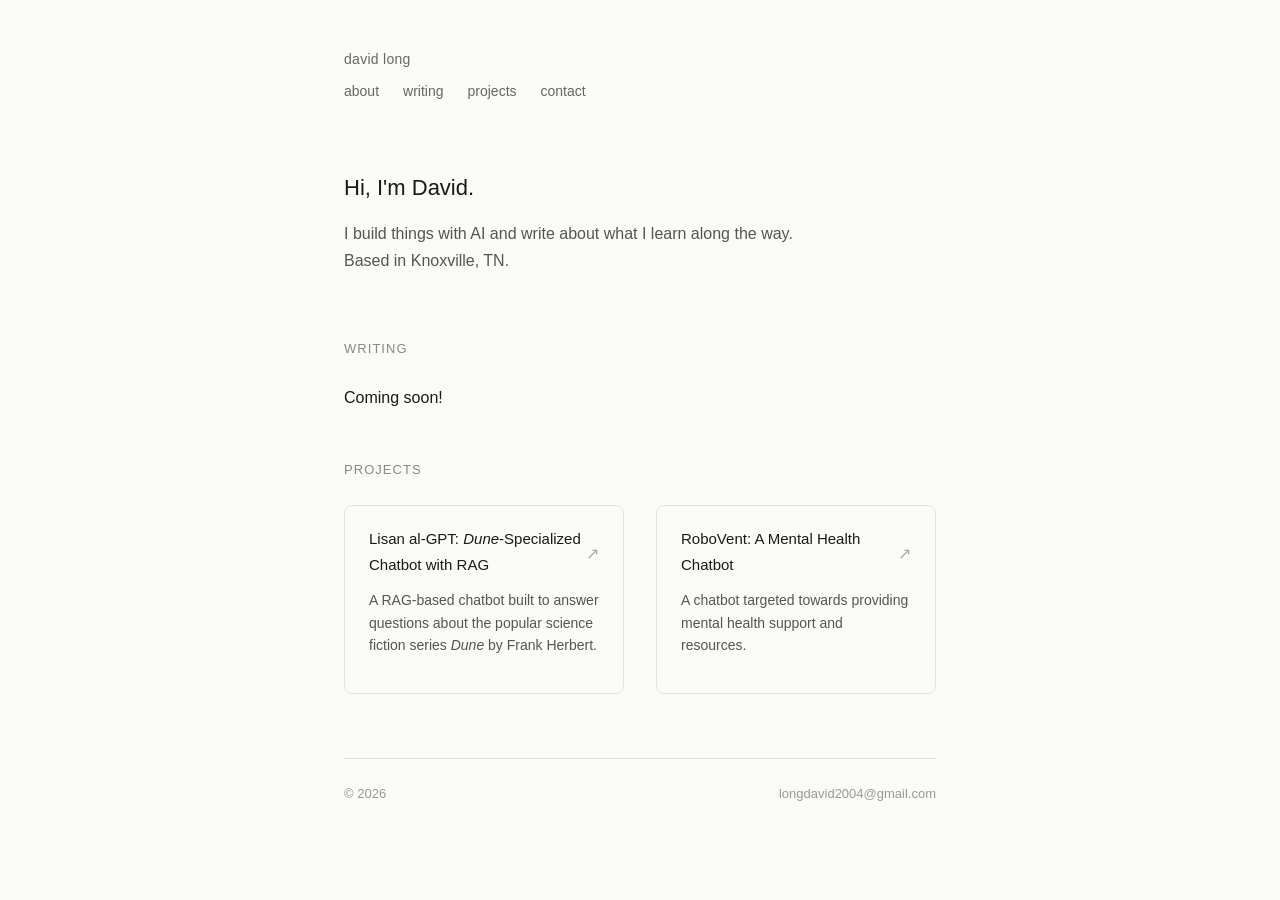
<file: index.html>
<!DOCTYPE html>
<html lang="en">
<head>
  <meta charset="UTF-8">
  <meta name="viewport" content="width=device-width, initial-scale=1.0">
  <title>David Long — Portfolio</title>
  <link rel="stylesheet" href="styles.css">
</head>
<body>

  <!-- Site Header -->
  <header class="site-header">
    <p class="site-name">david long</p>
    <nav class="site-nav">
      <a href="about.html">about</a>
      <a href="writing/writing.html">writing</a>
      <a href="projects/projects.html">projects</a>
      <a href="contact.html">contact</a>
    </nav>
  </header>

  <main>
    <!-- Intro Section -->
    <section id="about" class="intro">
      <h1>Hi, I'm David.</h1>
      <p>I build things with AI and write about what I learn along the way.</p>
      <p>Based in Knoxville, TN.</p>
    </section>

    <!-- Writing Section -->
    <section id="writing">
      <h2>Writing</h2>
      <p>Coming soon!</p>
      <!-- <ul class="post-list">
        <li>
          <a href="#">
            <span class="post-title">title pending...</span>
            <span class="post-date">Apr 2026</span>
          </a>
        </li>
      </ul> -->
    </section>

    <!-- Projects Section -->
    <section id="projects">
      <h2>Projects</h2>
      <div class="project-grid">
        <a href="https://github.com/david-looong/lisan-al-gpt" class="project-card" target="_blank" rel="noopener noreferrer">
          <div class="project-card-header">
            <h3>Lisan al-GPT: <i>Dune</i>-Specialized Chatbot with RAG</h3>
            <span class="project-arrow">↗</span>
          </div>
          <p>A RAG-based chatbot built to answer questions about the popular science fiction series <i>Dune</i> by Frank Herbert.</p>
        </a>
        <a href="https://github.com/david-looong/GenAI-Mental-Health-Chatbot" class="project-card" target="_blank" rel="noopener noreferrer">
          <div class="project-card-header">
            <h3>RoboVent: A Mental Health Chatbot</h3>
            <span class="project-arrow">↗</span>
          </div>
          <p>A chatbot targeted towards providing mental health support and resources.</p>
        </a>
      </div>
    </section>

  </main>

  <!-- Contact Footer -->
  <footer id="contact" class="site-footer">
    <span>&copy; 2026</span>
    <a href="mailto:longdavid2004@gmail.com">longdavid2004@gmail.com</a>
  </footer>

</body>
</html>
</file>
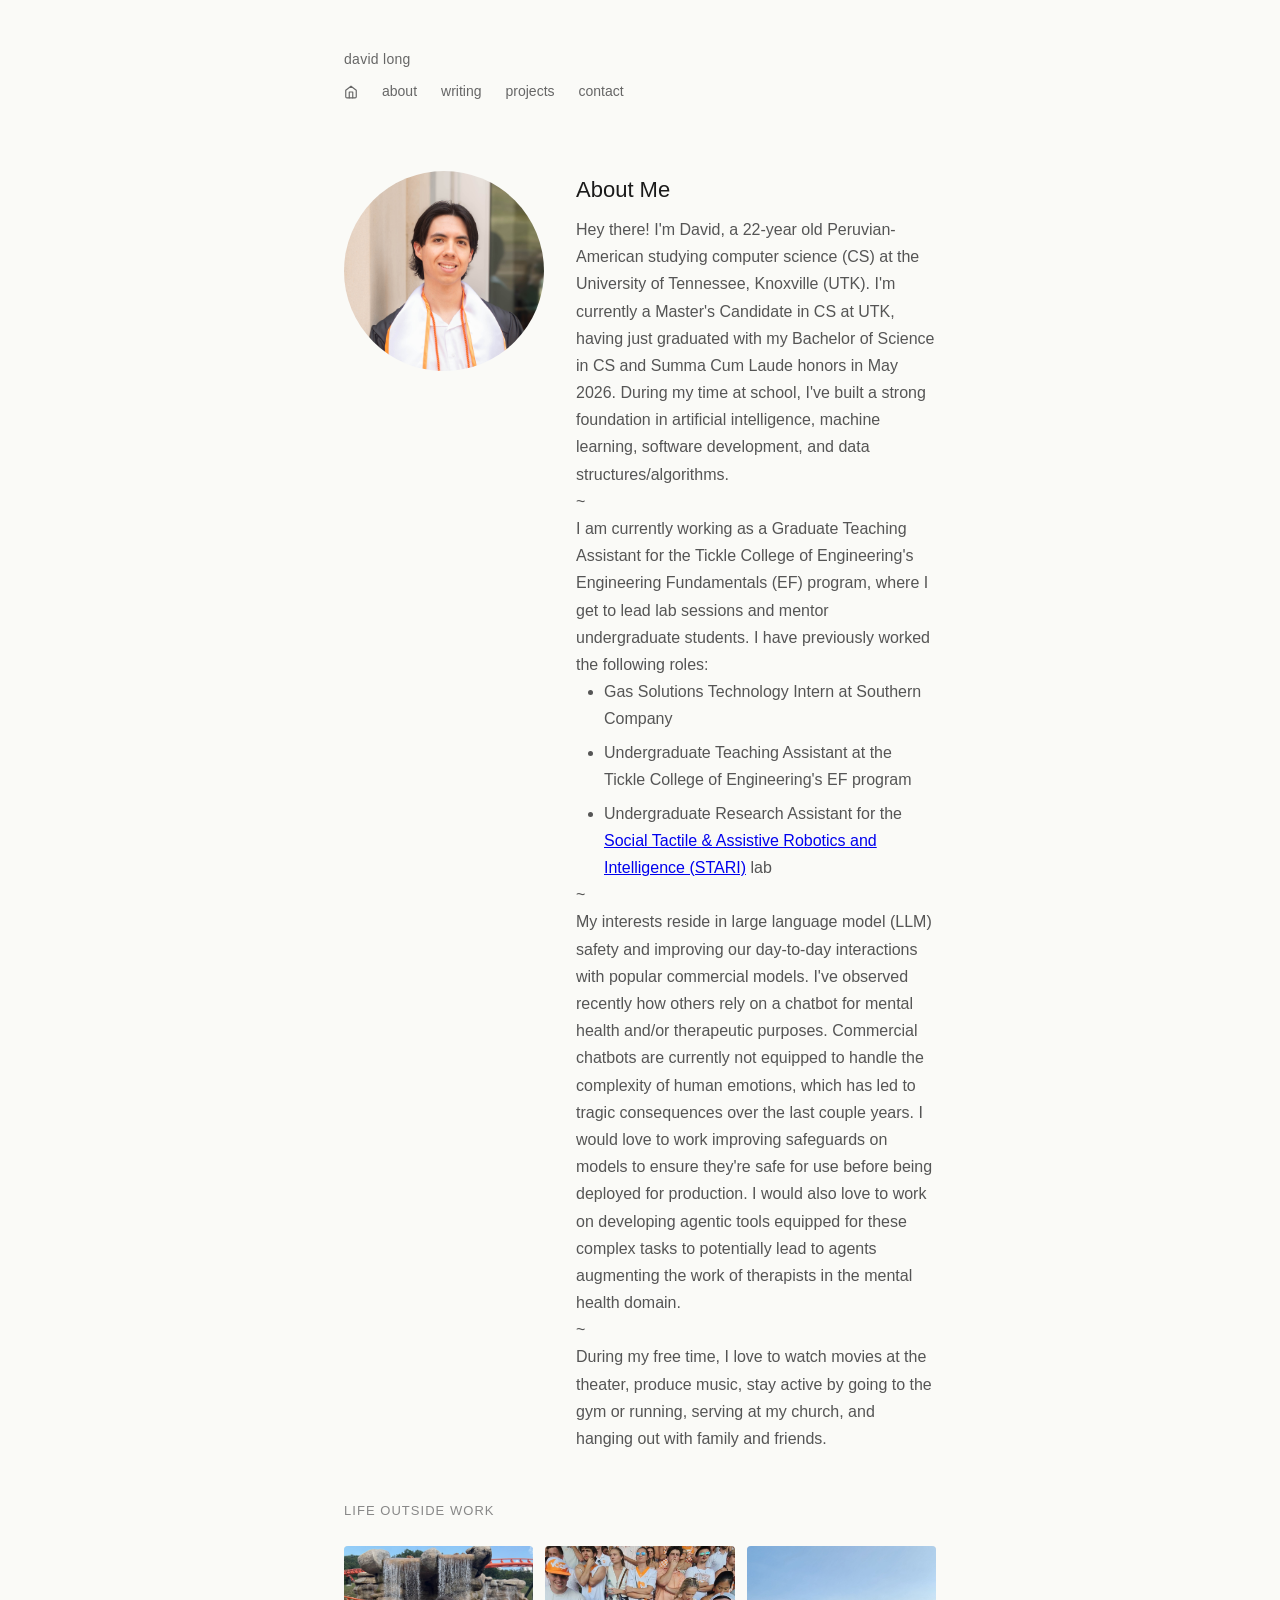
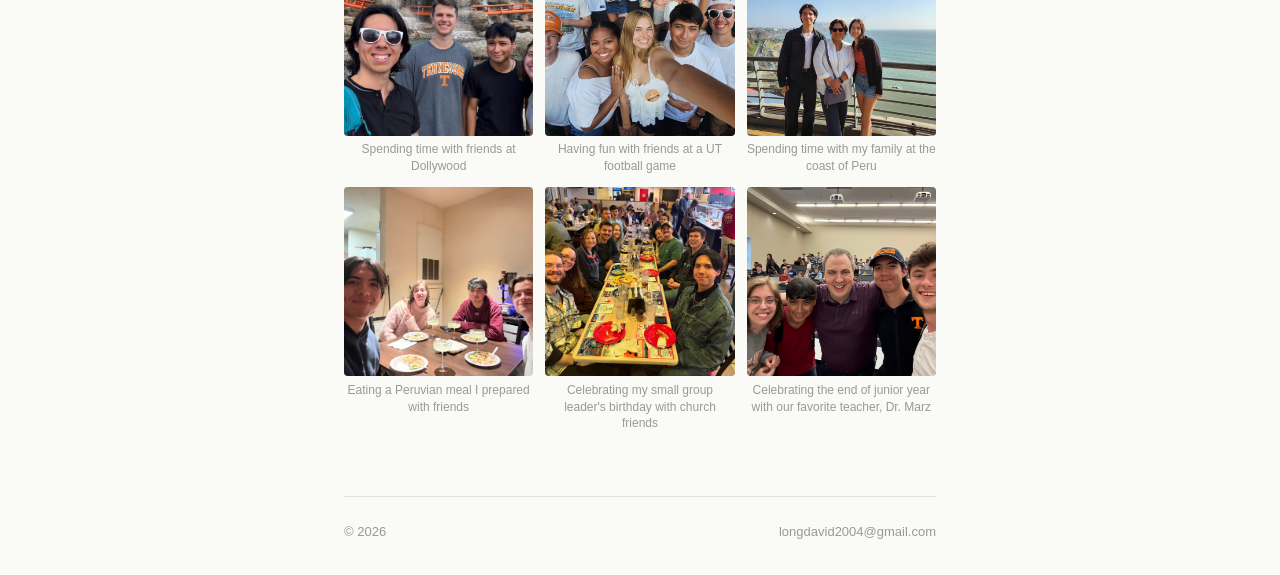
<file: about.html>
<!DOCTYPE html>
<html lang="en">
<head>
  <meta charset="UTF-8">
  <meta name="viewport" content="width=device-width, initial-scale=1.0">
  <title>David Long — Portfolio</title>
  <link rel="stylesheet" href="styles.css">
</head>
<body>

  <!-- Site Header -->
  <header class="site-header">
    <p class="site-name">david long</p>
    <nav class="site-nav">
      <a href="index.html" class="nav-home" aria-label="Home">
        <svg width="14" height="14" viewBox="0 0 24 24" fill="none" stroke="currentColor" stroke-width="2" stroke-linecap="round" stroke-linejoin="round"><path d="M3 9l9-7 9 7v11a2 2 0 0 1-2 2H5a2 2 0 0 1-2-2z"/><polyline points="9 22 9 12 15 12 15 22"/></svg>
      </a>
      <a href="about.html">about</a>
      <a href="writing/writing.html">writing</a>
      <a href="projects/projects.html">projects</a>
      <a href="contact.html">contact</a>
    </nav>
  </header>

  <main>
    <!-- About Section -->
    <section class="about">
      <div class="headshot-wrapper">
        <img src="images/headshot.JPG" alt="David Long" class="headshot">
      </div>
      <div class="about-text">
        <h1>About Me</h1>
        <p>
          Hey there! I'm David, a 22-year old Peruvian-American studying computer science (CS) at the University of Tennessee, Knoxville (UTK).
          I'm currently a Master's Candidate in CS at UTK, having just graduated with my Bachelor of Science in CS and Summa Cum Laude honors in May 2026.
          During my time at school, I've built a strong foundation in artificial intelligence, machine learning, software development, and data structures/algorithms.
        </p>
        <p>~</p>
        <p>
          I am currently working as a Graduate Teaching Assistant for the Tickle College of Engineering's Engineering Fundamentals (EF) program, where I get to lead lab sessions and mentor undergraduate students.
          I have previously worked the following roles:
        </p>
        <ul>
            <li>Gas Solutions Technology Intern at Southern Company</li>
            <li>Undergraduate Teaching Assistant at the Tickle College of Engineering's EF program</li>
            <li>Undergraduate Research Assistant for the <a href="https://stari.labs.utk.edu/">Social Tactile & Assistive Robotics and Intelligence (STARI)</a> lab</li>
        </ul>
        <p>~</p>
        <p>
          My interests reside in large language model (LLM) safety and improving our day-to-day interactions with popular commercial models.
          I've observed recently how others rely on a chatbot for mental health and/or therapeutic purposes.
          Commercial chatbots are currently not equipped to handle the complexity of human emotions, which has led to tragic consequences over the last couple years.
          I would love to work improving safeguards on models to ensure they're safe for use before being deployed for production.
          I would also love to work on developing agentic tools equipped for these complex tasks to potentially lead to agents augmenting the work of therapists in the mental health domain.
        </p>
        <p>~</p>
        <p>
          During my free time, I love to watch movies at the theater, produce music, stay active by going to the gym or running, serving at my church, and hanging out with family and friends.
        </p>
      </div>
    </section>

    <!-- Photo Gallery -->
    <section class="photo-gallery">
      <h2>life outside work</h2>
      <div class="gallery-grid">
        <figure class="gallery-item">
          <img src="images/dollywood.jpg" alt="description">
          <figcaption>Spending time with friends at Dollywood</figcaption>
        </figure>
        <figure class="gallery-item">
          <img src="images/football-game.JPG" alt="description">
          <figcaption>Having fun with friends at a UT football game</figcaption>
        </figure>
        <figure class="gallery-item">
          <img src="images/peru.JPG" alt="description">
          <figcaption>Spending time with my family at the coast of Peru</figcaption>
        </figure>
        <figure class="gallery-item">
          <img src="images/dinner.jpg" alt="description">
          <figcaption>Eating a Peruvian meal I prepared with friends</figcaption>
        </figure>
        <figure class="gallery-item">
          <img src="images/church-dinner.jpeg" alt="description">
          <figcaption>Celebrating my small group leader's birthday with church friends</figcaption>
        </figure>
        <figure class="gallery-item">
          <img src="images/marz.jpg" alt="description">
          <figcaption>Celebrating the end of junior year with our favorite teacher, Dr. Marz</figcaption>
        </figure>
      </div>
    </section>
  </main>

  <!-- Contact Footer -->
  <footer id="contact" class="site-footer">
    <span>&copy; 2026</span>
    <a href="mailto:longdavid2004@gmail.com">longdavid2004@gmail.com</a>
  </footer>

</body>
</html>
</file>
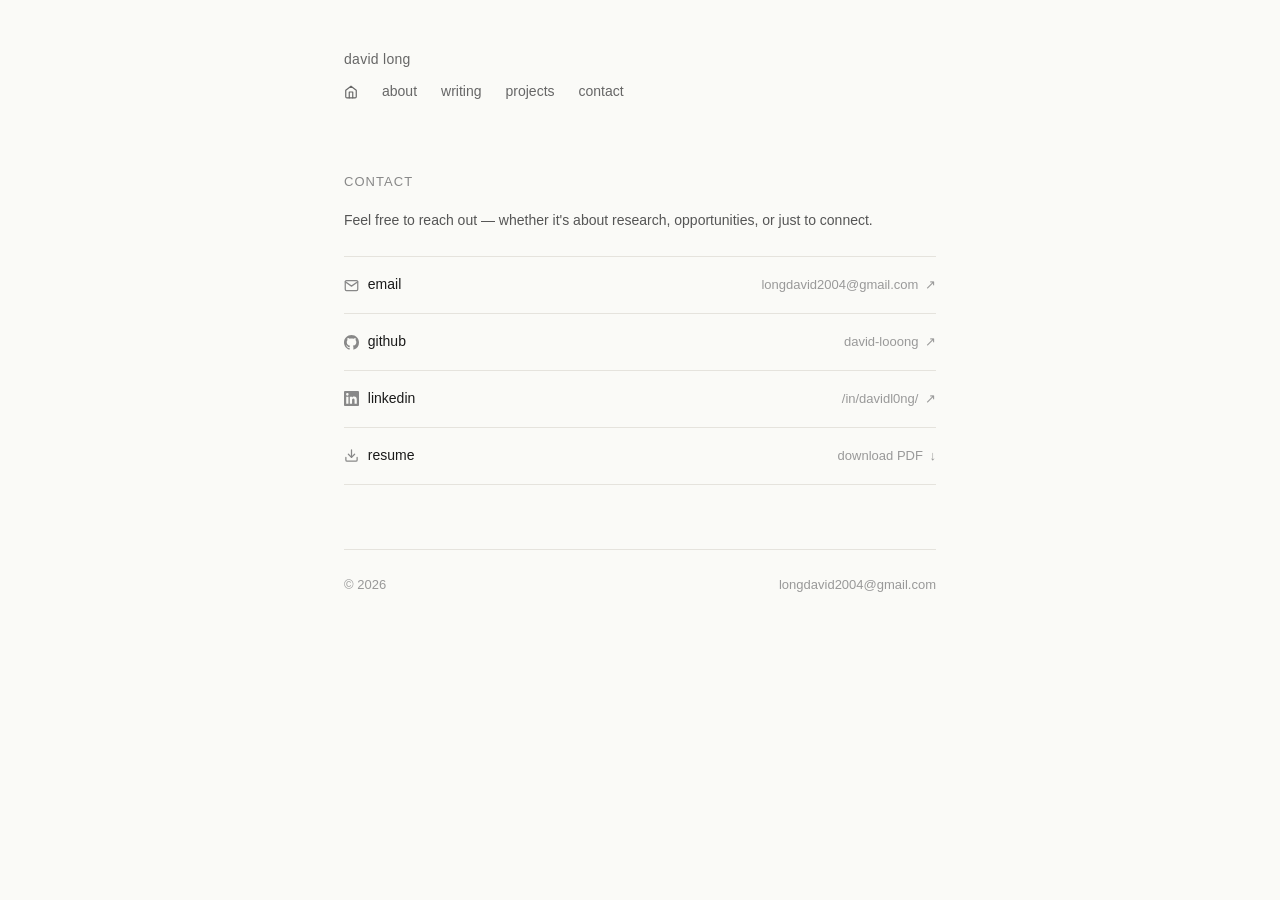
<file: contact.html>
<!DOCTYPE html>
<html lang="en">
<head>
  <meta charset="UTF-8">
  <meta name="viewport" content="width=device-width, initial-scale=1.0">
  <title>David Long — Portfolio</title>
  <link rel="stylesheet" href="styles.css">
</head>
<body>

  <!-- Site Header -->
  <header class="site-header">
    <p class="site-name">david long</p>
    <nav class="site-nav">
      <a href="index.html" class="nav-home" aria-label="Home">
        <svg width="14" height="14" viewBox="0 0 24 24" fill="none" stroke="currentColor" stroke-width="2" stroke-linecap="round" stroke-linejoin="round"><path d="M3 9l9-7 9 7v11a2 2 0 0 1-2 2H5a2 2 0 0 1-2-2z"/><polyline points="9 22 9 12 15 12 15 22"/></svg>
      </a>
      <a href="about.html">about</a>
      <a href="writing/writing.html">writing</a>
      <a href="projects/projects.html">projects</a>
      <a href="contact.html">contact</a>
    </nav>
  </header>

  <main>
    <!-- Contact Section -->
    <section class="contact-section">
      <h2>contact</h2>
      <p class="contact-intro">Feel free to reach out — whether it's about research, opportunities, or just to connect.</p>
      <ul class="contact-list">
        <!-- Email -->
        <li>
          <a href="mailto:longdavid2004@gmail.com" class="contact-item">
            <span class="contact-label">
              <svg width="15" height="15" viewBox="0 0 24 24" fill="none" stroke="currentColor" stroke-width="2" stroke-linecap="round" stroke-linejoin="round"><path d="M4 4h16c1.1 0 2 .9 2 2v12c0 1.1-.9 2-2 2H4c-1.1 0-2-.9-2-2V6c0-1.1.9-2 2-2z"/><polyline points="22,6 12,13 2,6"/></svg>
              email
            </span>
            <span class="contact-value">longdavid2004@gmail.com <span class="contact-arrow">↗</span></span>
          </a>
        </li>

        <!-- GitHub -->
        <li>
          <a href="https://github.com/david-looong" class="contact-item" target="_blank" rel="noopener noreferrer">
            <span class="contact-label">
              <svg width="15" height="15" viewBox="0 0 24 24" fill="currentColor"><path d="M12 0C5.37 0 0 5.37 0 12c0 5.31 3.435 9.795 8.205 11.385.6.105.825-.255.825-.57 0-.285-.015-1.23-.015-2.235-3.015.555-3.795-.735-4.035-1.41-.135-.345-.72-1.41-1.23-1.695-.42-.225-1.02-.78-.015-.795.945-.015 1.62.87 1.845 1.23 1.08 1.815 2.805 1.305 3.495.99.105-.78.42-1.305.765-1.605-2.67-.3-5.46-1.335-5.46-5.925 0-1.305.465-2.385 1.23-3.225-.12-.3-.54-1.53.12-3.18 0 0 1.005-.315 3.3 1.23.96-.27 1.98-.405 3-.405s2.04.135 3 .405c2.295-1.56 3.3-1.23 3.3-1.23.66 1.65.24 2.88.12 3.18.765.84 1.23 1.905 1.23 3.225 0 4.605-2.805 5.625-5.475 5.925.435.375.81 1.095.81 2.22 0 1.605-.015 2.895-.015 3.3 0 .315.225.69.825.57A12.02 12.02 0 0 0 24 12c0-6.63-5.37-12-12-12z"/></svg>
              github
            </span>
            <span class="contact-value">david-looong <span class="contact-arrow">↗</span></span>
          </a>
        </li>

        <!-- LinkedIn -->
        <li>
          <!-- Replace href with your LinkedIn profile URL -->
          <a href="https://www.linkedin.com/in/davidl0ng/" class="contact-item" target="_blank" rel="noopener noreferrer">
            <span class="contact-label">
              <svg width="15" height="15" viewBox="0 0 24 24" fill="currentColor"><path d="M20.447 20.452h-3.554v-5.569c0-1.328-.027-3.037-1.852-3.037-1.853 0-2.136 1.445-2.136 2.939v5.667H9.351V9h3.414v1.561h.046c.477-.9 1.637-1.85 3.37-1.85 3.601 0 4.267 2.37 4.267 5.455v6.286zM5.337 7.433a2.062 2.062 0 0 1-2.063-2.065 2.064 2.064 0 1 1 2.063 2.065zm1.782 13.019H3.555V9h3.564v11.452zM22.225 0H1.771C.792 0 0 .774 0 1.729v20.542C0 23.227.792 24 1.771 24h20.451C23.2 24 24 23.227 24 22.271V1.729C24 .774 23.2 0 22.222 0h.003z"/></svg>
              linkedin
            </span>
            <span class="contact-value">/in/davidl0ng/ <span class="contact-arrow">↗</span></span>
          </a>
        </li>

        <!-- Resume -->
        <li>
          <a href="assets/DAVID_LONG_RESUME_10_2026.pdf" class="contact-item" download>
            <span class="contact-label">
              <svg width="15" height="15" viewBox="0 0 24 24" fill="none" stroke="currentColor" stroke-width="2" stroke-linecap="round" stroke-linejoin="round"><path d="M21 15v4a2 2 0 0 1-2 2H5a2 2 0 0 1-2-2v-4"/><polyline points="7 10 12 15 17 10"/><line x1="12" y1="15" x2="12" y2="3"/></svg>
              resume
            </span>
            <span class="contact-value">download PDF <span class="contact-arrow">↓</span></span>
          </a>
        </li>

      </ul>
    </section>
  </main>

  <!-- Contact Footer -->
  <footer id="contact" class="site-footer">
    <span>&copy; 2026</span>
    <a href="mailto:longdavid2004@gmail.com">longdavid2004@gmail.com</a>
  </footer>

</body>
</html>
</file>
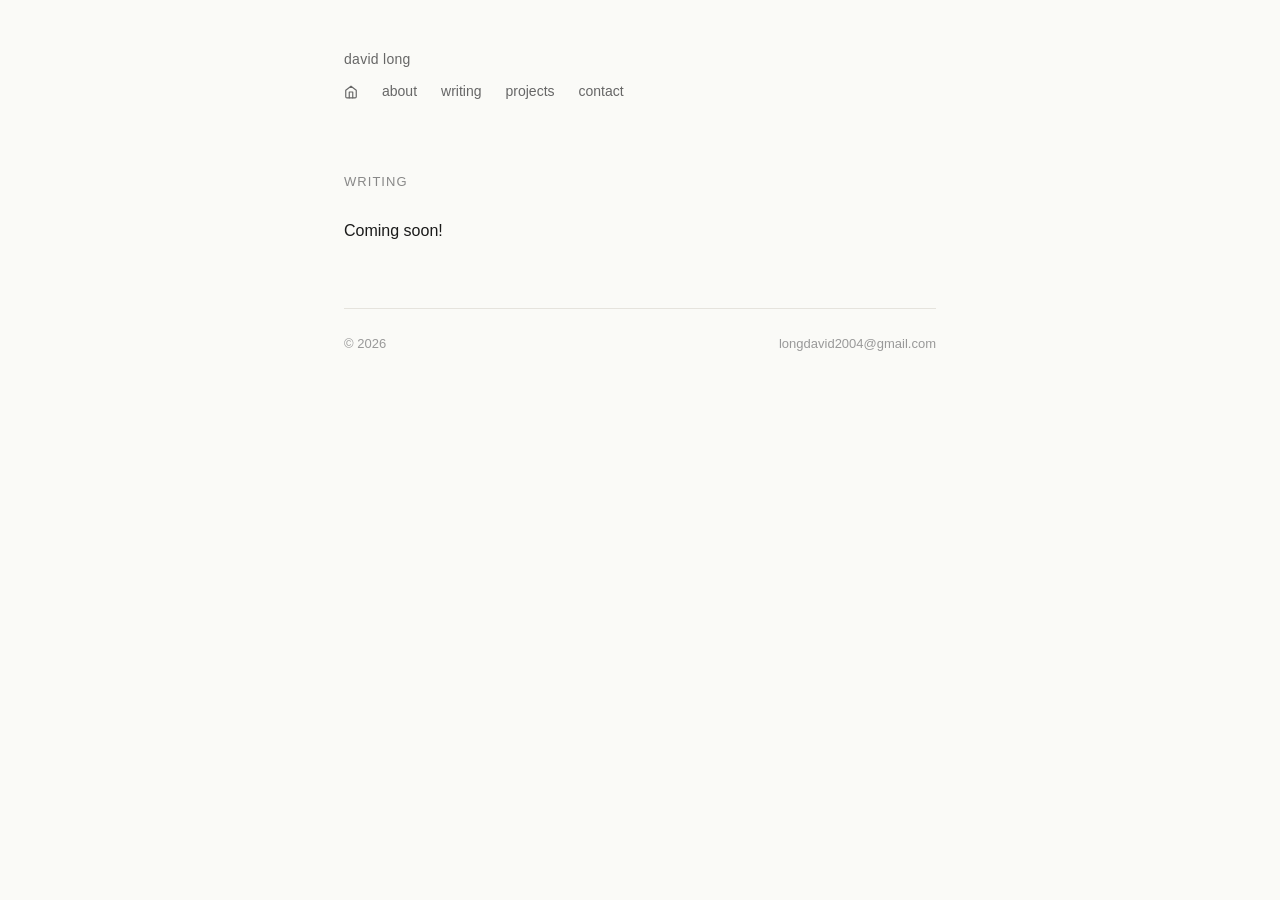
<file: writing/writing.html>
<!DOCTYPE html>
<html lang="en">
<head>
  <meta charset="UTF-8">
  <meta name="viewport" content="width=device-width, initial-scale=1.0">
  <title>David Long — Portfolio</title>
  <link rel="stylesheet" href="../styles.css">
</head>
<body>

  <!-- Site Header -->
  <header class="site-header">
    <p class="site-name">david long</p>
    <nav class="site-nav">
      <a href="../index.html" class="nav-home" aria-label="Home">
        <svg width="14" height="14" viewBox="0 0 24 24" fill="none" stroke="currentColor" stroke-width="2" stroke-linecap="round" stroke-linejoin="round"><path d="M3 9l9-7 9 7v11a2 2 0 0 1-2 2H5a2 2 0 0 1-2-2z"/><polyline points="9 22 9 12 15 12 15 22"/></svg>
      </a>
      <a href="../about.html">about</a>
      <a href="writing.html">writing</a>
      <a href="../projects/projects.html">projects</a>
      <a href="../contact.html">contact</a>
    </nav>
  </header>

  <main>
    <!-- Writing Section -->
    <section id="writing">
      <h2>Writing</h2>
      <p>Coming soon!</p>
      <!-- <ul class="post-list">
        <li>
          <a href="#">
            <span class="post-title">title pending...</span>
            <span class="post-date">Apr 2026</span>
          </a>
        </li>
      </ul> -->
    </section>

  <!-- Contact Footer -->
  <footer id="contact" class="site-footer">
    <span>&copy; 2026</span>
    <a href="mailto:longdavid2004@gmail.com">longdavid2004@gmail.com</a>
  </footer>

</body>
</html>
</file>
<file: styles.css>
/* ---------- Reset & base ---------- */

* {
  margin: 0;
  padding: 0;
  box-sizing: border-box;
}

body {
  font-family: -apple-system, BlinkMacSystemFont, "Segoe UI", Helvetica, Arial, sans-serif;
  font-size: 16px;
  line-height: 1.7;
  color: #1a1a1a;
  background: #fafaf7;
  max-width: 640px;
  margin: 0 auto;
  padding: 3rem 1.5rem 2rem;
}

/* ---------- Header ---------- */

.site-header {
  margin-bottom: 4rem;
}

.site-name {
  font-size: 14px;
  color: #666;
  margin-bottom: 8px;
  letter-spacing: 0.02em;
}

.site-nav {
  display: flex;
  align-items: center;
  gap: 24px;
  font-size: 14px;
}

.site-nav a {
  color: #666;
  text-decoration: none;
  padding-bottom: 2px;
  border-bottom: 1px solid transparent;
  transition: color 0.15s, border-color 0.15s;
}

.nav-home svg {
  display: block;
}

.site-nav a:hover {
  color: #1a1a1a;
  border-bottom-color: #1a1a1a;
}

/* ---------- Intro ---------- */

.intro {
  margin-bottom: 4rem;
  max-width: 520px;
}

.intro h1 {
  font-size: 22px;
  font-weight: 500;
  line-height: 1.5;
  margin-bottom: 1rem;
}

.intro p {
  color: #555;
}

/* ---------- Section headings ---------- */

section h2 {
  font-size: 13px;
  font-weight: 500;
  color: #888;
  text-transform: uppercase;
  letter-spacing: 0.08em;
  margin-bottom: 1.5rem;
}

section {
  margin-bottom: 3rem;
}

/* ---------- About / Headshot ---------- */

.about {
  display: flex;
  gap: 2rem;
  align-items: flex-start;
  margin-bottom: 3rem;
}

.headshot-wrapper {
  width: 200px;
  height: 200px;
  border-radius: 50%;
  overflow: hidden;
  flex-shrink: 0;
}

.headshot {
  width: 100%;
  height: 100%;
  object-fit: cover;
  object-position: center 15%;
  transform: scale(1.7) translateX(6%);
}

.about-text h1 {
  font-size: 22px;
  font-weight: 500;
  margin-bottom: 0.5rem;
}

.about-text p {
  color: #555;
}

.about-text ul {
  color: #555;
  padding-left: 1.75rem;
}

.about-text li {
  margin-bottom: 0.4rem;
}

.about-text li:last-child {
  margin-bottom: 0;
}

@media (max-width: 520px) {
  .about {
    flex-direction: column;
  }
}

/* ---------- Contact page ---------- */

.contact-section h2 {
  font-size: 13px;
  font-weight: 500;
  color: #888;
  text-transform: uppercase;
  letter-spacing: 0.08em;
  margin-bottom: 1rem;
}

.contact-intro {
  font-size: 14px;
  color: #555;
  margin-bottom: 1.5rem;
}

.contact-list {
  list-style: none;
  border-top: 1px solid #e5e3dd;
}

.contact-item {
  display: flex;
  justify-content: space-between;
  align-items: center;
  padding: 1rem 0;
  border-bottom: 1px solid #e5e3dd;
  text-decoration: none;
  color: #1a1a1a;
  transition: color 0.15s;
}

.contact-item:hover {
  color: #666;
}

.contact-label {
  display: flex;
  align-items: center;
  gap: 0.55rem;
  font-size: 14px;
  font-weight: 500;
}

.contact-label svg {
  flex-shrink: 0;
  color: #888;
  transition: color 0.15s;
}

.contact-item:hover .contact-label svg {
  color: #555;
}

.contact-value {
  font-size: 13px;
  color: #999;
  transition: color 0.15s;
}

.contact-item:hover .contact-value {
  color: #666;
}

.contact-arrow {
  margin-left: 3px;
}

/* ---------- Writing list ---------- */

.writing-section h2 {
  font-size: 13px;
  font-weight: 500;
  color: #888;
  text-transform: uppercase;
  letter-spacing: 0.08em;
  margin-bottom: 1.5rem;
}

/* ---------- Individual post ---------- */

.post-article {
  max-width: 600px;
}

.post-back {
  display: inline-block;
  font-size: 13px;
  color: #999;
  text-decoration: none;
  margin-bottom: 1.5rem;
  transition: color 0.15s;
}

.post-back:hover {
  color: #1a1a1a;
}

.post-header {
  margin-bottom: 2.5rem;
}

.post-header h1 {
  font-size: 22px;
  font-weight: 500;
  line-height: 1.4;
  margin-bottom: 0.5rem;
  color: #1a1a1a;
}

.post-meta {
  font-size: 13px;
  color: #999;
}

.post-body p {
  font-size: 15px;
  color: #333;
  line-height: 1.8;
  margin-bottom: 1.25rem;
}

.post-body h2 {
  font-size: 13px;
  font-weight: 500;
  color: #888;
  text-transform: uppercase;
  letter-spacing: 0.08em;
  margin: 2rem 0 1rem;
}

.post-body strong {
  font-weight: 600;
  color: #1a1a1a;
}

.post-body em {
  font-style: italic;
}

.post-body code {
  font-family: "SF Mono", "Fira Code", Menlo, Consolas, monospace;
  font-size: 13px;
  background: #f0ede6;
  border-radius: 3px;
  padding: 0.1em 0.35em;
  color: #444;
}

/* ---------- Projects page ---------- */

.projects-section h2 {
  font-size: 13px;
  font-weight: 500;
  color: #888;
  text-transform: uppercase;
  letter-spacing: 0.08em;
  margin-bottom: 1.5rem;
}

.project-list {
  list-style: none;
  display: flex;
  flex-direction: column;
  gap: 1rem;
}

.project-card {
  display: block;
  padding: 1.25rem 1.5rem;
  border: 1px solid #e5e3dd;
  border-radius: 8px;
  text-decoration: none;
  color: inherit;
  background: #fafaf7;
  transition: background 0.2s, transform 0.2s, box-shadow 0.2s;
}

.project-card:hover {
  background: #f0ede6;
  transform: translateY(-3px);
  box-shadow: 0 10px 28px rgba(0, 0, 0, 0.08);
}

.project-card-header {
  display: flex;
  justify-content: space-between;
  align-items: center;
  margin-bottom: 0.5rem;
}

.project-card-header h3 {
  font-size: 15px;
  font-weight: 500;
  color: #1a1a1a;
}

.project-arrow {
  font-size: 16px;
  color: #aaa;
  transition: color 0.2s, transform 0.2s;
}

.project-card:hover .project-arrow {
  color: #1a1a1a;
  transform: translate(2px, -2px);
}

.project-card p {
  font-size: 14px;
  color: #555;
  line-height: 1.6;
  margin-bottom: 1rem;
}

.project-date {
  font-size: 12px !important;
  color: #999 !important;
  margin-bottom: 0.5rem !important;
}

.tech-stack {
  display: flex;
  flex-wrap: wrap;
  gap: 0.45rem;
}

.tech-tag {
  display: inline-flex;
  align-items: center;
  gap: 0.4rem;
  padding: 0.2rem 0.6rem;
  border: 1px solid #dedad3;
  border-radius: 5px;
  background: #fff;
  font-size: 12px;
  color: #555;
  transition: background 0.15s, border-color 0.15s, box-shadow 0.15s, color 0.15s;
  cursor: default;
}

.tech-tag:hover {
  background: #fffefb;
  border-color: #b8b3a8;
  box-shadow: 0 0 10px rgba(0, 0, 0, 0.1);
  color: #1a1a1a;
}

.tech-tag img {
  width: 15px;
  height: 15px;
  object-fit: contain;
}

/* ---------- Projects ---------- */

.project-grid {
  display: grid;
  grid-template-columns: 1fr 1fr;
  gap: 2rem;
}

.project-grid h3 {
  font-size: 15px;
  font-weight: 500;
  margin-bottom: 4px;
}

.project-grid p {
  font-size: 14px;
  color: #555;
  line-height: 1.6;
}

/* ---------- Photo gallery ---------- */

.photo-gallery h2 {
  font-size: 13px;
  font-weight: 500;
  color: #888;
  text-transform: uppercase;
  letter-spacing: 0.08em;
  margin-bottom: 1.5rem;
}

.gallery-grid {
  display: grid;
  grid-template-columns: repeat(3, 1fr);
  gap: 0.75rem;
}

.gallery-item {
  display: flex;
  flex-direction: column;
  gap: 0.35rem;
}

.gallery-item img {
  width: 100%;
  aspect-ratio: 1 / 1;
  object-fit: cover;
  border-radius: 4px;
  background: #e5e3dd;
  display: block;
  transition: opacity 0.2s;
}

.gallery-item img:hover {
  opacity: 0.85;
}

.gallery-item figcaption {
  font-size: 12px;
  color: #999;
  text-align: center;
  line-height: 1.4;
}

@media (max-width: 520px) {
  .gallery-grid {
    grid-template-columns: repeat(2, 1fr);
  }
}

/* ---------- Footer ---------- */

.site-footer {
  margin-top: 4rem;
  padding-top: 1.5rem;
  border-top: 1px solid #e5e3dd;
  display: flex;
  justify-content: space-between;
  font-size: 13px;
  color: #999;
}

.site-footer a {
  color: #999;
  text-decoration: none;
}

.site-footer a:hover {
  color: #1a1a1a;
}

/* ---------- Mobile ---------- */

@media (max-width: 520px) {
  body {
    padding: 2rem 1.25rem;
  }

  .project-grid {
    grid-template-columns: 1fr;
    gap: 1.5rem;
  }
}
</file>
